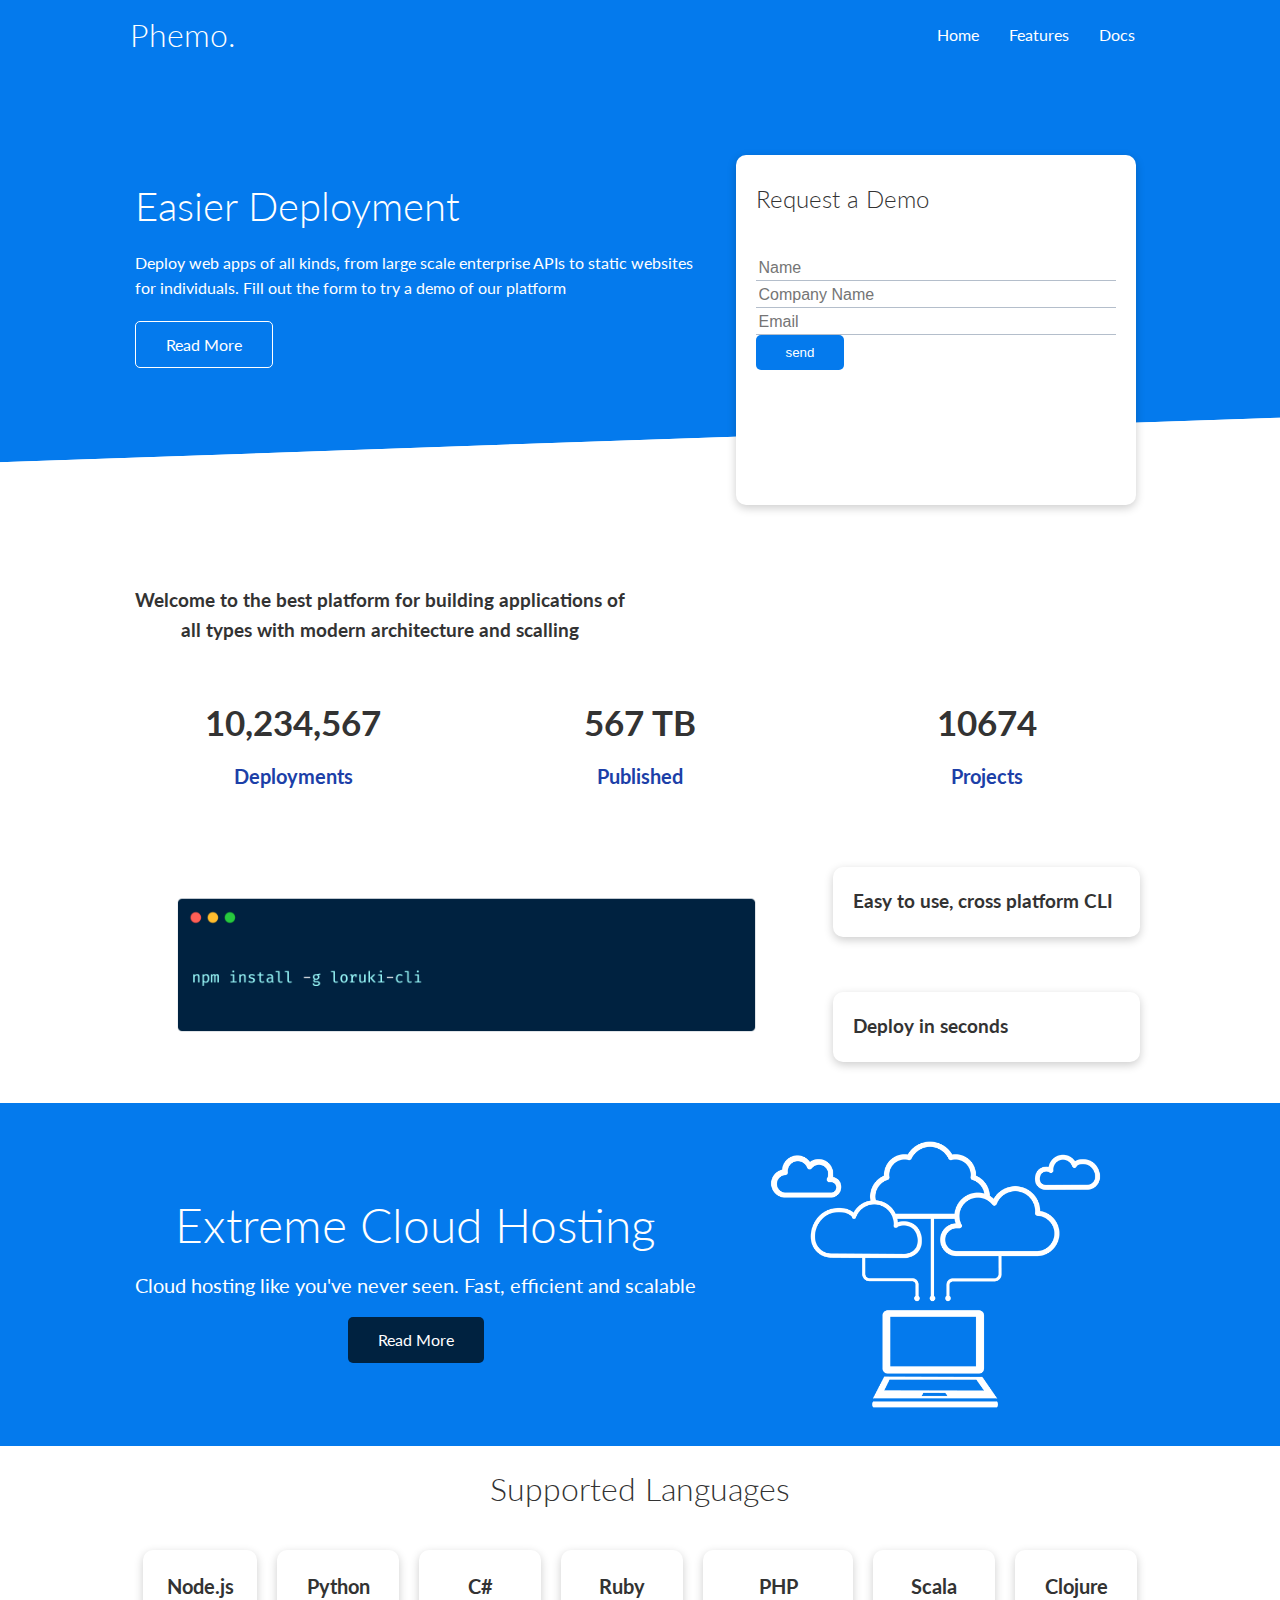
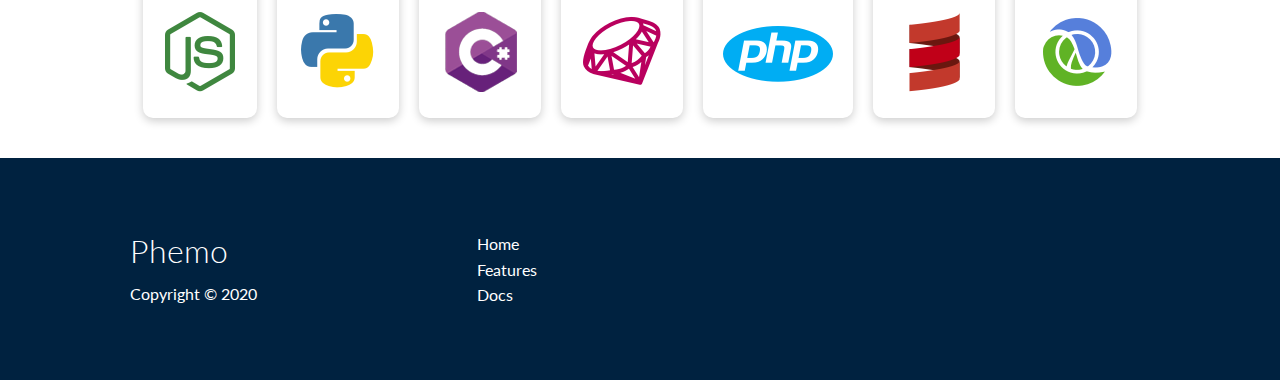
<file: Phemo/index.html>
<!DOCTYPE html>
<html>
  <head>
    <meta charset="UTF-8" />
    <meta name="viewport" content="width=device-width, initial-scale=1.0" />
    <link
      rel="stylesheet"
      href="https://cdnjs.cloudflare.com/ajax/libs/font-awesome/6.1.2/css/all.min.css"
      integrity="sha512-1sCRPdkRXhBV2PBLUdRb4tMg1w2YPf37qatUFeS7zlBy7jJI8Lf4VHwWfZZfpXtYSLy85pkm9GaYVYMfw5BC1A=="
      crossorigin="anonymous"
      referrerpolicy="no-referrer"
    />

    <link href="css/styles.css" rel="stylesheet" />
    <link href="css/utility.css" rel="stylesheet" />
    <title>Phemo | Cloud Hosting For Everyone</title>
  </head>
  <body>
    <!--Navbar-->
    <div class="navbar">
      <div class="container flex">
        <h1 class="logo">Phemo.</h1>
        <nav>
          <ul>
            <li><a href="index.html">Home</a></li>
            <li><a href="features.html">Features</a></li>
            <li><a href="doc.html">Docs</a></li>
          </ul>
        </nav>
      </div>
    </div>

    <!-- Showcase -->

    <section class="showcase">
      <div class="container grid">
        <div class="showcase-text">
          <h1>Easier Deployment</h1>
          <p>
            Deploy web apps of all kinds, from large scale enterprise APIs to
            static websites for individuals. Fill out the form to try a demo of
            our platform
          </p>
          <a href="features.html" class="btn btn-outline">Read More</a>
        </div>

        <div class="showcase-form card">
          <h2>Request a Demo</h2>
          <form  name="contact" method="POST"  netlify-honeypot="bot-field" data-netlify="true>

            <input type="hidden" name="form-name" value="contact"></form>

            <p class="hidden">
    <label>
      Don’t fill this out if you’re human: <input name="bot-field" />
    </label>
  </p>
            
            

             <!-- <input type="text" name="name" /> -->

            <!-- <input type="hidden" name="form-name" value="contact" />
            <p class="hidden"></p> -->

            <div class="form-cotrol">
              <input type="text" name="name" placeholder="Name" required />
            </div>
            <div class="form-cotrol">
              <input
                type="text"
                name="company"
                placeholder="Company Name"
                required
              />
            </div>
            <div class="form-cotrol">
              <input type="email" name="nemail" placeholder="Email" required />
            </div>
            <input type="submit" value="send" class="btn btn-primary" />
          </form>
        </div>
      </div>
    </section>

    <!-- Stats -->
    <section class="stats">
      <div class="container">
        <h3 class="stats-heading text-center my-1">
          Welcome to the best platform for building applications of all types
          with modern architecture and scalling
        </h3>

        <div class="grid grid-3 text-center my-4">
          <div>
            <i class="fas fa-server fa-3x"> </i>
            <h3>10,234,567</h3>
            <p class="text-secondary">Deployments</p>
          </div>

          <div>
            <i class="fas fa-upload fa-3x"> </i>
            <h3>567 TB</h3>
            <p class="text-secondary">Published</p>
          </div>

          <div>
            <i class="fas fa-project-diagram fa-3x"> </i>
            <h3>10674</h3>
            <p class="text-secondary">Projects</p>
          </div>
        </div>
      </div>
    </section>

    <!-- Cli -->
    <section class="cli">
      <div class="container grid">
        <img src="images/cli.png" alt="" />
        <div class="card">
          <h3>Easy to use, cross platform CLI</h3>
        </div>

        <div class="card">
          <h3>Deploy in seconds</h3>
        </div>
      </div>
    </section>

    <!-- Cloud -->
    <section class="cloud bg-primary my-2 py-2">
      <div class="container grid">
        <div class="text-center">
          <h2 class="lg">Extreme Cloud Hosting</h2>
          <p class="lead my-1">
            Cloud hosting like you've never seen. Fast, efficient and scalable
          </p>
          <a href="features.html" class="btn btn-dark">Read More</a>
        </div>
        <img src="images/cloud.png" alt="" />
      </div>
    </section>

    <!-- Languages -->
    <section class="languages">
      <h2 class="md text-center my-2">Supported Languages</h2>
      <div class="container flex">
        <div class="card">
          <h4>Node.js</h4>
          <img src="images/logos/node.png" alt="" />
        </div>
        <div class="card">
          <h4>Python</h4>
          <img src="images/logos/python.png" alt="" />
        </div>
        <div class="card">
          <h4>C#</h4>
          <img src="images/logos/csharp.png" alt="" />
        </div>
        <div class="card">
          <h4>Ruby</h4>
          <img src="images/logos/ruby.png" alt="" />
        </div>
        <div class="card">
          <h4>PHP</h4>
          <img src="images/logos/php.png" alt="" />
        </div>
        <div class="card">
          <h4>Scala</h4>
          <img src="images/logos/scala.png" alt="" />
        </div>
        <div class="card">
          <h4>Clojure</h4>
          <img src="images/logos/clojure.png" alt="" />
        </div>
      </div>
    </section>

    <!-- Footer -->
    <footer class="footer bg-dark py-5">
      <div class="container grid grid-3">
        <div>
          <h1>Phemo</h1>
          <p>Copyright &copy; 2020</p>
        </div>
        <nav>
          <ul>
            <li><a href="index.html">Home</a></li>
            <li><a href="features.html">Features</a></li>
            <li><a href="docs.html">Docs</a></li>
          </ul>
        </nav>
        <div class="social">
          <a href="https://github.com/Oluwaphemmy"
            ><i class="fab fa-github fa-2x"></i
          ></a>
          <a href="https://www.facebook.com/Ojokofm"
            ><i class="fab fa-facebook fa-2x"></i
          ></a>
          <a href="https://www.instagram.com/ojokofemi/"
            ><i class="fab fa-instagram fa-2x"></i
          ></a>
          <a href="https://twitter.com/ProfOjokofm"
            ><i class="fab fa-twitter fa-2x"></i
          ></a>
        </div>
      </div>
    </footer>
  </body>
</html>
</file>
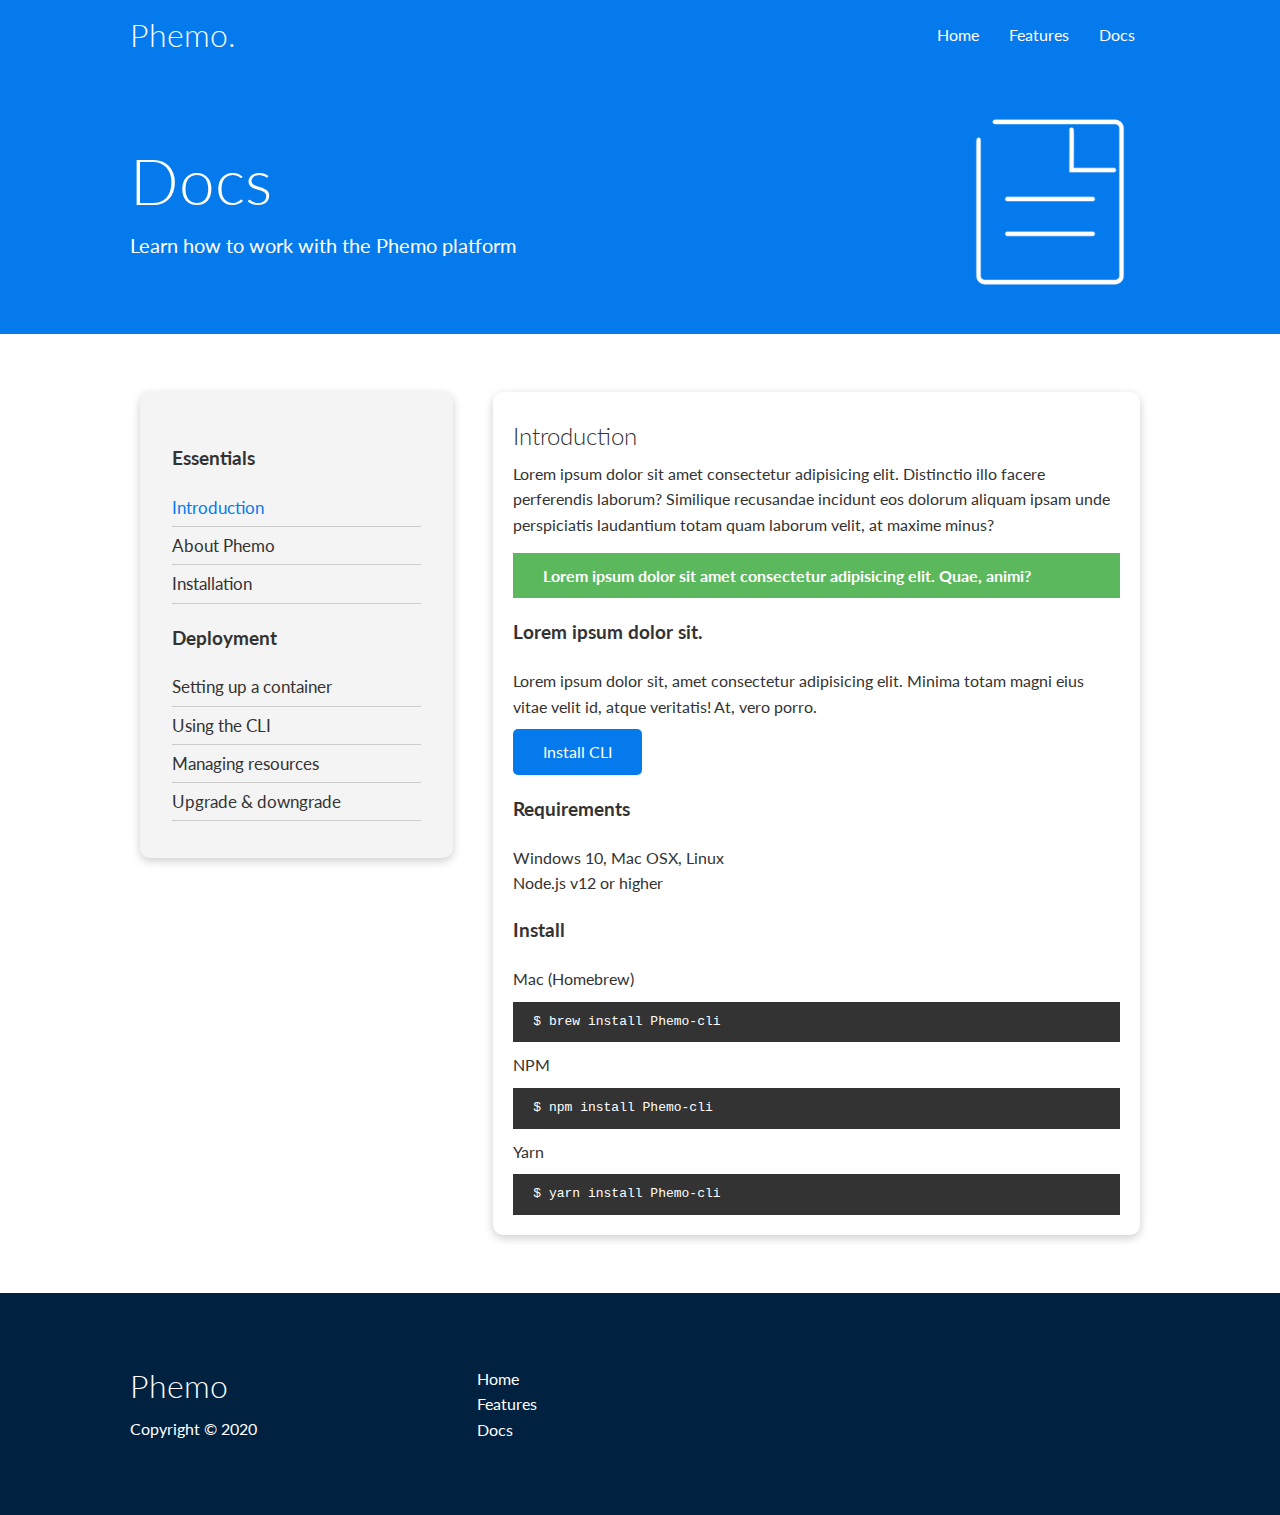
<file: Phemo/Doc.html>
<!DOCTYPE html>
<html lang="en">
  <head>
    <meta charset="UTF-8" />
    <meta name="viewport" content="width=device-width, initial-scale=1.0" />
    <link
      rel="stylesheet"
      href="https://cdnjs.cloudflare.com/ajax/libs/font-awesome/6.1.2/css/all.min.css"
      integrity="sha512-1sCRPdkRXhBV2PBLUdRb4tMg1w2YPf37qatUFeS7zlBy7jJI8Lf4VHwWfZZfpXtYSLy85pkm9GaYVYMfw5BC1A=="
      crossorigin="anonymous"
      referrerpolicy="no-referrer"
    />
    <link rel="stylesheet" href="css/utility.css" />
    <link rel="stylesheet" href="css/styles.css" />
    <title>Phemo | Cloud Hosting For Everyone</title>
  </head>
  <body>
    <!-- Navbar -->
    <div class="navbar">
      <div class="container flex">
        <h1 class="logo">Phemo.</h1>
        <nav>
          <ul>
            <li><a href="index.html">Home</a></li>
            <li><a href="features.html">Features</a></li>
            <li><a href="doc.html">Docs</a></li>
          </ul>
        </nav>
      </div>
    </div>

    <!-- Head -->
    <section class="docs-head bg-primary py-3">
      <div class="container grid">
        <div>
          <h1 class="xl">Docs</h1>
          <p class="lead">Learn how to work with the Phemo platform</p>
        </div>
        <img src="images/docs.png" alt="" />
      </div>
    </section>

    <!-- Docs main -->
    <section class="docs-main my-4">
      <div class="container grid">
        <div class="card bg-light p-3">
          <h3 class="my-2">Essentials</h3>
          <nav>
            <ul>
              <li><a class="text-primary" href="#">Introduction</a></li>
              <li><a href="#">About Phemo</a></li>
              <li><a href="#">Installation</a></li>
            </ul>
          </nav>

          <h3 class="my-2">Deployment</h3>
          <nav>
            <ul>
              <li><a href="#">Setting up a container</a></li>
              <li><a href="#">Using the CLI</a></li>
              <li><a href="#">Managing resources</a></li>
              <li><a href="#">Upgrade & downgrade</a></li>
            </ul>
          </nav>
        </div>
        <div class="card">
          <h2>Introduction</h2>
          <p>
            Lorem ipsum dolor sit amet consectetur adipisicing elit. Distinctio
            illo facere perferendis laborum? Similique recusandae incidunt eos
            dolorum aliquam ipsam unde perspiciatis laudantium totam quam
            laborum velit, at maxime minus?
          </p>

          <div class="alert alert-success">
            <i class="fas fa-info"></i> Lorem ipsum dolor sit amet consectetur
            adipisicing elit. Quae, animi?
          </div>

          <h3>Lorem ipsum dolor sit.</h3>
          <p>
            Lorem ipsum dolor sit, amet consectetur adipisicing elit. Minima
            totam magni eius vitae velit id, atque veritatis! At, vero porro.
          </p>
          <a href="#" class="btn btn-primary">Install CLI</a>

          <h3>Requirements</h3>
          <ul>
            <li>Windows 10, Mac OSX, Linux</li>
            <li>Node.js v12 or higher</li>
          </ul>

          <h3>Install</h3>
          <p>Mac (Homebrew)</p>
          <pre><code>$ brew install Phemo-cli</code></pre>
          <p>NPM</p>
          <pre><code>$ npm install Phemo-cli</code></pre>
          <p>Yarn</p>
          <pre><code>$ yarn install Phemo-cli</code></pre>
        </div>
      </div>
    </section>

    <!-- Footer -->
    <footer class="footer bg-dark py-5">
      <div class="container grid grid-3">
        <div>
          <h1>Phemo</h1>
          <p>Copyright &copy; 2020</p>
        </div>
        <nav>
          <ul>
            <li><a href="index.html">Home</a></li>
            <li><a href="features.html">Features</a></li>
            <li><a href="doc.html">Docs</a></li>
          </ul>
        </nav>
        <div class="social">
          <a href="https://github.com/Oluwaphemmy"
            ><i class="fab fa-github fa-2x"></i
          ></a>
          <a href="https://www.facebook.com/Ojokofm"
            ><i class="fab fa-facebook fa-2x"></i
          ></a>
          <a href="https://www.instagram.com/ojokofemi/"
            ><i class="fab fa-instagram fa-2x"></i
          ></a>
          <a href="https://twitter.com/ProfOjokofm"
            ><i class="fab fa-twitter fa-2x"></i
          ></a>
        </div>
      </div>
    </footer>
  </body>
</html>
</file>
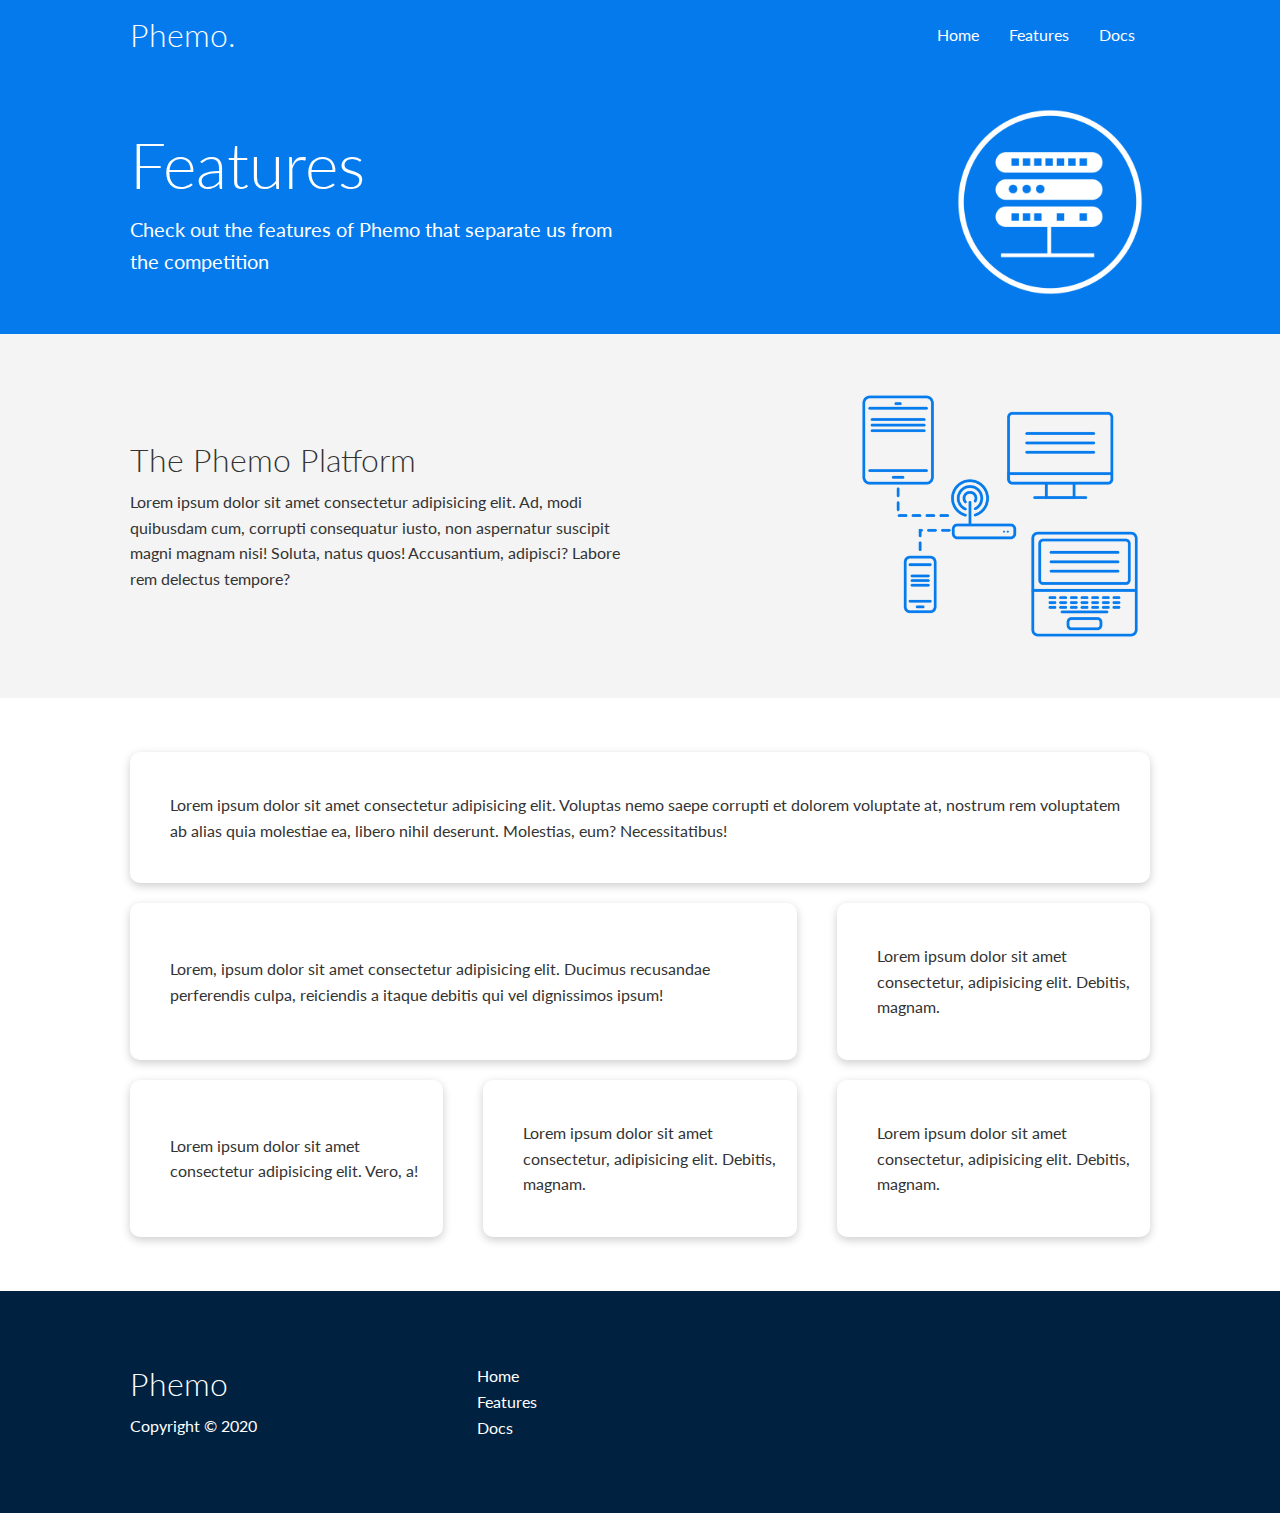
<file: Phemo/features.html>
<!DOCTYPE html>
<html lang="en">
  <head>
    <meta charset="UTF-8" />
    <meta name="viewport" content="width=device-width, initial-scale=1.0" />
    <link
      rel="stylesheet"
      href="https://cdnjs.cloudflare.com/ajax/libs/font-awesome/6.1.2/css/all.min.css"
      integrity="sha512-1sCRPdkRXhBV2PBLUdRb4tMg1w2YPf37qatUFeS7zlBy7jJI8Lf4VHwWfZZfpXtYSLy85pkm9GaYVYMfw5BC1A=="
      crossorigin="anonymous"
      referrerpolicy="no-referrer"
    />
    <link rel="stylesheet" href="css/utility.css" />
    <link rel="stylesheet" href="css/styles.css" />
    <title>Phemo | Cloud Hosting For Everyone</title>
  </head>
  <body>
    <!-- Navbar -->
    <div class="navbar">
      <div class="container flex">
        <h1 class="logo">Phemo.</h1>
        <nav>
          <ul>
            <li><a href="index.html">Home</a></li>
            <li><a href="features.html">Features</a></li>
            <li><a href="doc.html">Docs</a></li>
          </ul>
        </nav>
      </div>
    </div>

    <!-- Head -->
    <section class="features-head bg-primary py-3">
      <div class="container grid">
        <div>
          <h1 class="xl">Features</h1>
          <p class="lead">
            Check out the features of Phemo that separate us from the
            competition
          </p>
        </div>
        <img src="images/server.png" alt="" />
      </div>
    </section>

    <!-- Sub head -->
    <section class="features-sub-head bg-light py-3">
      <div class="container grid">
        <div>
          <h1 class="md">The Phemo Platform</h1>
          <p>
            Lorem ipsum dolor sit amet consectetur adipisicing elit. Ad, modi
            quibusdam cum, corrupti consequatur iusto, non aspernatur suscipit
            magni magnam nisi! Soluta, natus quos! Accusantium, adipisci? Labore
            rem delectus tempore?
          </p>
        </div>
        <img src="images/server2.png" alt="" />
      </div>
    </section>

    <section class="features-main my-2">
      <div class="container grid grid-3">
        <div class="card flex">
          <i class="fas fa-server fa-3x"></i>
          <p>
            Lorem ipsum dolor sit amet consectetur adipisicing elit. Voluptas
            nemo saepe corrupti et dolorem voluptate at, nostrum rem voluptatem
            ab alias quia molestiae ea, libero nihil deserunt. Molestias, eum?
            Necessitatibus!
          </p>
        </div>
        <div class="card flex">
          <i class="fas fa-network-wired fa-3x"></i>
          <p>
            Lorem, ipsum dolor sit amet consectetur adipisicing elit. Ducimus
            recusandae perferendis culpa, reiciendis a itaque debitis qui vel
            dignissimos ipsum!
          </p>
        </div>
        <div class="card flex">
          <i class="fas fa-laptop-code fa-3x"></i>
          <p>
            Lorem ipsum dolor sit amet consectetur, adipisicing elit. Debitis,
            magnam.
          </p>
        </div>
        <div class="card flex">
          <i class="fas fa-database fa-3x"></i>
          <p>
            Lorem ipsum dolor sit amet consectetur adipisicing elit. Vero, a!
          </p>
        </div>
        <div class="card flex">
          <i class="fas fa-power-off fa-3x"></i>
          <p>
            Lorem ipsum dolor sit amet consectetur, adipisicing elit. Debitis,
            magnam.
          </p>
        </div>
        <div class="card flex">
          <i class="fas fa-upload fa-3x"></i>
          <p>
            Lorem ipsum dolor sit amet consectetur, adipisicing elit. Debitis,
            magnam.
          </p>
        </div>
      </div>
    </section>

    <!-- Footer -->
    <footer class="footer bg-dark py-5">
      <div class="container grid grid-3">
        <div>
          <h1>Phemo</h1>
          <p>Copyright &copy; 2020</p>
        </div>
        <nav>
          <ul>
            <li><a href="index.html">Home</a></li>
            <li><a href="features.html">Features</a></li>
            <li><a href="doc.html">Docs</a></li>
          </ul>
        </nav>
        <div class="social">
          <a href="https://github.com/Oluwaphemmy"
            ><i class="fab fa-github fa-2x"></i
          ></a>
          <a href="https://www.facebook.com/Ojokofm"
            ><i class="fab fa-facebook fa-2x"></i
          ></a>
          <a href="https://www.instagram.com/ojokofemi/"
            ><i class="fab fa-instagram fa-2x"></i
          ></a>
          <a href="https://twitter.com/ProfOjokofm"
            ><i class="fab fa-twitter fa-2x"></i
          ></a>
        </div>
      </div>
    </footer>
  </body>
</html>
</file>
<file: Phemo/css/styles.css>
@import url("https://fonts.googleapis.com/css2?family=Comforter&family=Lato:ital,wght@0,400;1,100;1,400&display=swap");

:root {
  --primary-color: #047aed;
  --secondary-color: #1c3fa8;
  --dark-color: #002240;
  --light-color: #f4f4f4;
  --success-color: #5cb85c;
  --error-color: #d9534f;
}
* {
  box-sizing: border-box;
  padding: 0;
  margin: 0;
}

body {
  font-family: "Lato", sans-serif;
  color: #333;
  line-height: 1.6;
}

ul {
  list-style-type: none;
}

a {
  text-decoration: none;
  color: #333;
}

h1,
h2 {
  font-weight: 300;
  line-height: 1.2;
  margin: 10px 0;
}

p {
  margin: 10px 0;
}

img {
  width: 100%;
}

code,
pre {
  background: #333;
  color: #fff;
  padding: 10px;
}

.hidden {
  visibility: hidden;
  height: 0;
}

/* navbar */
.navbar {
  background-color: var(--primary-color);
  color: #fff;
  height: 70px;
}

.navbar ul {
  display: flex;
}

.navbar a {
  color: #fff;
  padding: 10px;
  margin: 0 5px;
}

.navbar a:hover {
  border-bottom: 2px #fff solid;
}

.navbar .flex {
  justify-content: space-between;
}

/* Showcase */
.showcase {
  height: 400px;
  background-color: var(--primary-color);
  color: #fff;
  position: relative;
}

.showcase h1 {
  font-size: 40px;
}

.showcase p {
  margin: 20px 0;
}

.showcase .grid {
  grid-template-columns: 55% auto;
  overflow: visible;
  gap: 30px;
}

.showcase-text {
  animation: slideInFromLeft 1s ease-in;
}

.showcase-form {
  position: relative;
  top: 60px;
  height: 350px;
  width: 400px;
  padding: 40px;
  z-index: 100;
  justify-self: flex-end;
  animation: slideInFromRight 1s ease-in;
}

.showcase-form .form-control {
  margin: 30px 0;
}

.showcase-form input[type="text"],
.showcase-form input[type="email"] {
  border: 0;
  border-bottom: 1px solid #b4becb;
  padding: 3px;
  width: 100%;
  font-size: 16px;
}

.showcase-form input:focus {
  outline: none;
}

.showcase::before,
.showcase::after {
  content: "";
  position: absolute;
  height: 100px;
  bottom: -70px;
  right: 0;
  left: 0;
  background: #fff;
  transform: skewY(-2deg);
  -webkit-transform: skewY(-2deg);
  -moz-transform: skewY(-2deg);
  -ms-transform: skewY(-2deg);
}

/* Stats */

.stats {
  padding-top: 100px;
  animation: slideInFromBottom 1s ease-in;
}

.stats-heading {
  max-width: 500px;
  margin: auto;
}

.stats .grid h3 {
  font-size: 35px;
}

.stats .grid p {
  font-size: 20px;
  font-weight: bold;
}

/* CLI */

.cli .grid {
  grid-template-columns: repeat(3, 1fr);
  grid-template-rows: repeat(2, 1fr);
}

.cli .grid > *:first-child {
  grid-column: 1 / span 2;
  grid-row: 1 / span 2;
}

/* cloud */
.cloud .grid {
  grid-template-columns: 4fr 3fr;
}

/* languages */

.languages .flex {
  flex-wrap: wrap;
}

.languages .card {
  text-align: center;
  margin: 18px 10px 40px;
  transition: transform 0.2s ease-in;
}

.languages .card h4 {
  font-size: 20px;
  margin-bottom: 10px;
}

.languages .card:hover {
  transform: translateY(-15px);
}

/* Features */
.features-head img,
.docs-head img {
  width: 200px;
  justify-self: flex-end;
}

.features-sub-head img {
  width: 300px;
  justify-self: flex-end;
}

.features-main .card > i {
  margin-right: 20px;
}

.features-main .grid {
  padding: 30px;
}

.features-main .grid > *:first-child {
  grid-column: 1 / span 3;
}

.features-main .grid > *:nth-child(2) {
  grid-column: 1 / span 2;
}

/* Docs */
.docs-main h3 {
  margin: 20px 0;
}

.docs-main .grid {
  grid-template-columns: 1fr 2fr;
  align-items: flex-start;
}

.docs-main nav li {
  font-size: 17px;
  padding-bottom: 5px;
  margin-bottom: 5px;
  border-bottom: 1px #ccc solid;
}

.docs-main a:hover {
  font-weight: bold;
}

/* footer */

.footer .social a {
  margin: 0 10px;
}

/* Animations */
@keyframes slideInFromLeft {
  0% {
    transform: translateX(-100%);
  }

  100% {
    transform: translateX(0);
  }
}

@keyframes slideInFromRight {
  0% {
    transform: translateX(100%);
  }

  100% {
    transform: translateX(0);
  }
}

@keyframes slideInFromBottom {
  0% {
    transform: translateY(100%);
  }

  100% {
    transform: translateX(0);
  }
}

@keyframes slideInFromTop {
  0% {
    transform: translateY(-100%);
  }

  100% {
    transform: translateX(0);
  }
}

/* Tablets and under */
@media (max-width: 768px) {
  .grid,
  .showcase .grid,
  .stats .grid,
  .cli .grid,
  .cloud .grid,
  .features-main .grid,
  .docs-main .grid {
    grid-template-columns: 1fr;
    grid-template-rows: 1fr;
  }

  .showcase {
    height: auto;
  }

  .showcase-text {
    text-align: center;
    margin-top: 40px;
    animation: slideInFromTop 1s ease-in;
  }

  .showcase-form {
    justify-self: center;
    margin: auto;
    animation: slideInFromBottom 1s ease-in;
  }
  .cli .grid > *:first-child {
    grid-column: 1;
    grid-row: 1;
  }

  .features-head,
  .features-sub-head,
  .docs-head {
    text-align: center;
  }

  .features-head img,
  .features-sub-head img,
  .docs-head img {
    justify-self: center;
  }

  .features-main .grid > *:first-child,
  .features-main .grid > *:nth-child(2) {
    grid-column: 1;
  }
}

/* Mobile */
@media (max-width: 500px) {
  .navbar {
    height: 110px;
  }

  .navbar .flex {
    flex-direction: column;
  }

  .navbar ul {
    padding: 10px;
    background-color: rgba(0, 0, 0, 0.1);
  }
  .showcase-form {
    width: 300px;
  }
}
</file>
<file: Phemo/css/utility.css>
.container {
  max-width: 1100px;
  margin: 0 auto;
  overflow: auto;
  padding: 0 40px;
}

.card {
  background-color: #fff;
  color: #333;
  border-radius: 10px;
  box-shadow: 0 3px 10px rgba(0, 0, 0, 0.2);
  padding: 20px;
  margin: 10px;
}

.btn {
  display: inline-block;
  padding: 10px 30px;
  cursor: pointer;
  background: var(--primary-color);
  color: #fff;
  border: none;
  border-radius: 5px;
}

.btn-outline {
  background-color: transparent;
  border: 1px #fff solid;
}
.btn:hover {
  transform: scale(0.98);
}

/* Background & colored buttons */

.bg-primary,
.btn-primary {
  background-color: var(--primary-color);
  color: #fff;
}

.bg-secondary,
.btn-secondary {
  background-color: var(--secondary-color);
  color: #fff;
}

.bg-dark,
.btn-dark {
  background-color: var(--dark-color);
  color: #fff;
}

.bg-light,
.btn-light {
  background-color: var(--light-color);
  color: #333;
}

.bg-primary a,
.btn-primary a,
.bg-secondary a,
.btn-secondary a,
.bg-dark a,
.btn-dark a {
  color: #fff;
}

/* Text colors */
.text-primary {
  color: var(--primary-color);
}

.text-secondary {
  color: var(--secondary-color);
}

.text-dark {
  color: var(--dark-color);
}

.text-light {
  color: var(--light-color);
}

/* text sizes */
.lead {
  font-size: 20px;
}

.sm {
  font-size: 1rem;
}

.md {
  font-size: 2rem;
}

.lg {
  font-size: 3rem;
}

.xl {
  font-size: 4rem;
}

.text-center {
  text-align: center;
}

/* Alert */
.alert {
  background-color: var(--light-color);
  padding: 10px 20px;
  font-weight: bold;
  margin: 15px 0;
}

.alert i {
  margin-right: 10px;
}

.alert-success {
  background-color: var(--success-color);
  color: #fff;
}

.alert-error {
  background-color: var(--error-color);
  color: #fff;
}

.flex {
  display: flex;
  justify-content: center;
  align-items: center;
  height: 100%;
}

.grid {
  display: grid;
  grid-template-columns: repeat(2, 1fr);
  gap: 20px;
  justify-content: center;
  align-items: center;
  height: 100%;
}

.grid-3 {
  grid-template-columns: repeat(3, 1fr);
}

/* margin */
.my-1 {
  margin: 1rem 0;
}
.my-2 {
  margin: 1.5rem 0;
}
.my-3 {
  margin: 2rem 0;
}
.my-4 {
  margin: 3rem 0;
}
.my-5 {
  margin: 4rem 0;
}

.m-1 {
  margin: 1rem;
}
.m-2 {
  margin: 1.5rem;
}
.m-3 {
  margin: 2rem;
}
.m-4 {
  margin: 3rem;
}
.m-5 {
  margin: 4rem;
}

/* padding*/
.py-1 {
  padding: 1rem 0;
}
.py-2 {
  padding: 1.5rem 0;
}
.py-3 {
  padding: 2rem 0;
}
.py-4 {
  padding: 3rem 0;
}
.py-5 {
  padding: 4rem 0;
}

.p-1 {
  padding: 1rem;
}
.p-2 {
  padding: 1.5rem;
}
.p-3 {
  padding: 2rem;
}
.p-4 {
  padding: 3rem;
}
.p-5 {
  padding: 4rem;
}
</file>
